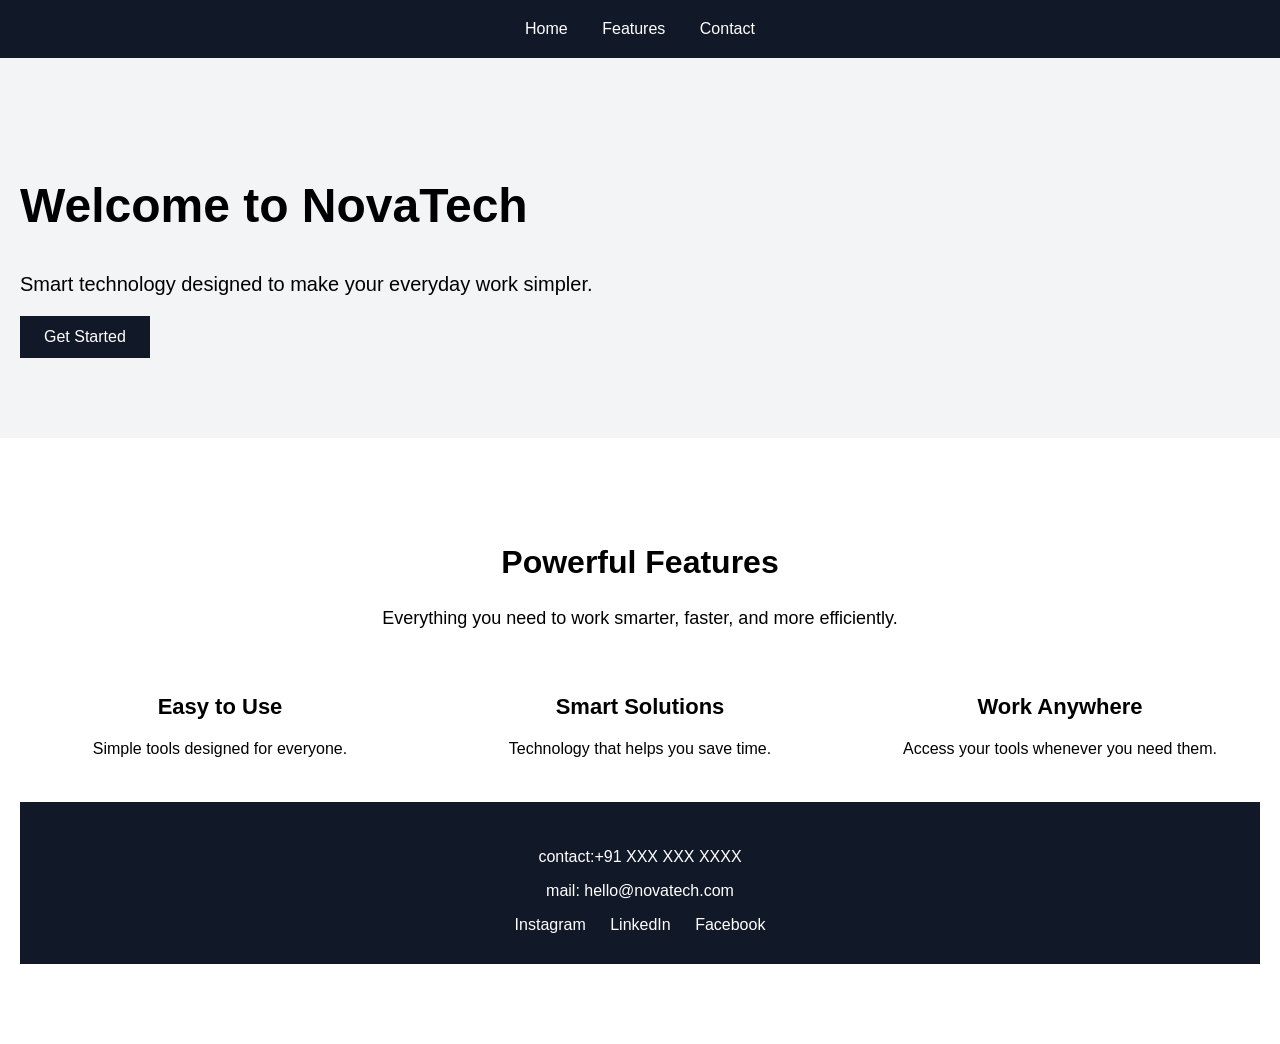
<file: WebDev-L1-LandingPage/index.html>
<!DOCTYPE html>
<html lang="en">
<head>
    <meta charset="UTF-8">
    <meta name="viewport" content="width=device-width, initial-scale=1.0">

    <title>NovaTech</title>

    <link rel="stylesheet" href="style.css">
</head>

<body>
    <nav>
    <a href="#hero">Home</a>
    <a href="#features">Features</a>
    <a href="#contact">Contact</a>
    </nav>
    
    <section id="hero">
    <h1>Welcome to NovaTech</h1>
    <p>Smart technology designed to make your everyday work simpler.</p>
    <button>Get Started</button>
    </section>
 
<section id="features">
    <h2>Powerful Features</h2>
    <p>Everything you need to work smarter, faster, and more efficiently.</p>
    <div class="feature-container">

    <div class="feature">
        <h3>Easy to Use</h3>
        <p>Simple tools designed for everyone.</p>
    </div>

    <div class="feature">
        <h3>Smart Solutions</h3>
        <p>Technology that helps you save time.</p>
    </div>

    <div class="feature">
        <h3>Work Anywhere</h3>
        <p>Access your tools whenever you need them.</p>
    </div>

</div>   

<footer id="contact">
    <p>contact:+91 XXX XXX XXXX</p>
    <p>mail: hello@novatech.com</p>
    <div class="social-links">
        <a href="#">Instagram</a>
        <a href="#">LinkedIn</a>
        <a href="#">Facebook</a>
    </div>
</footer>

</body>
</html>
</file>
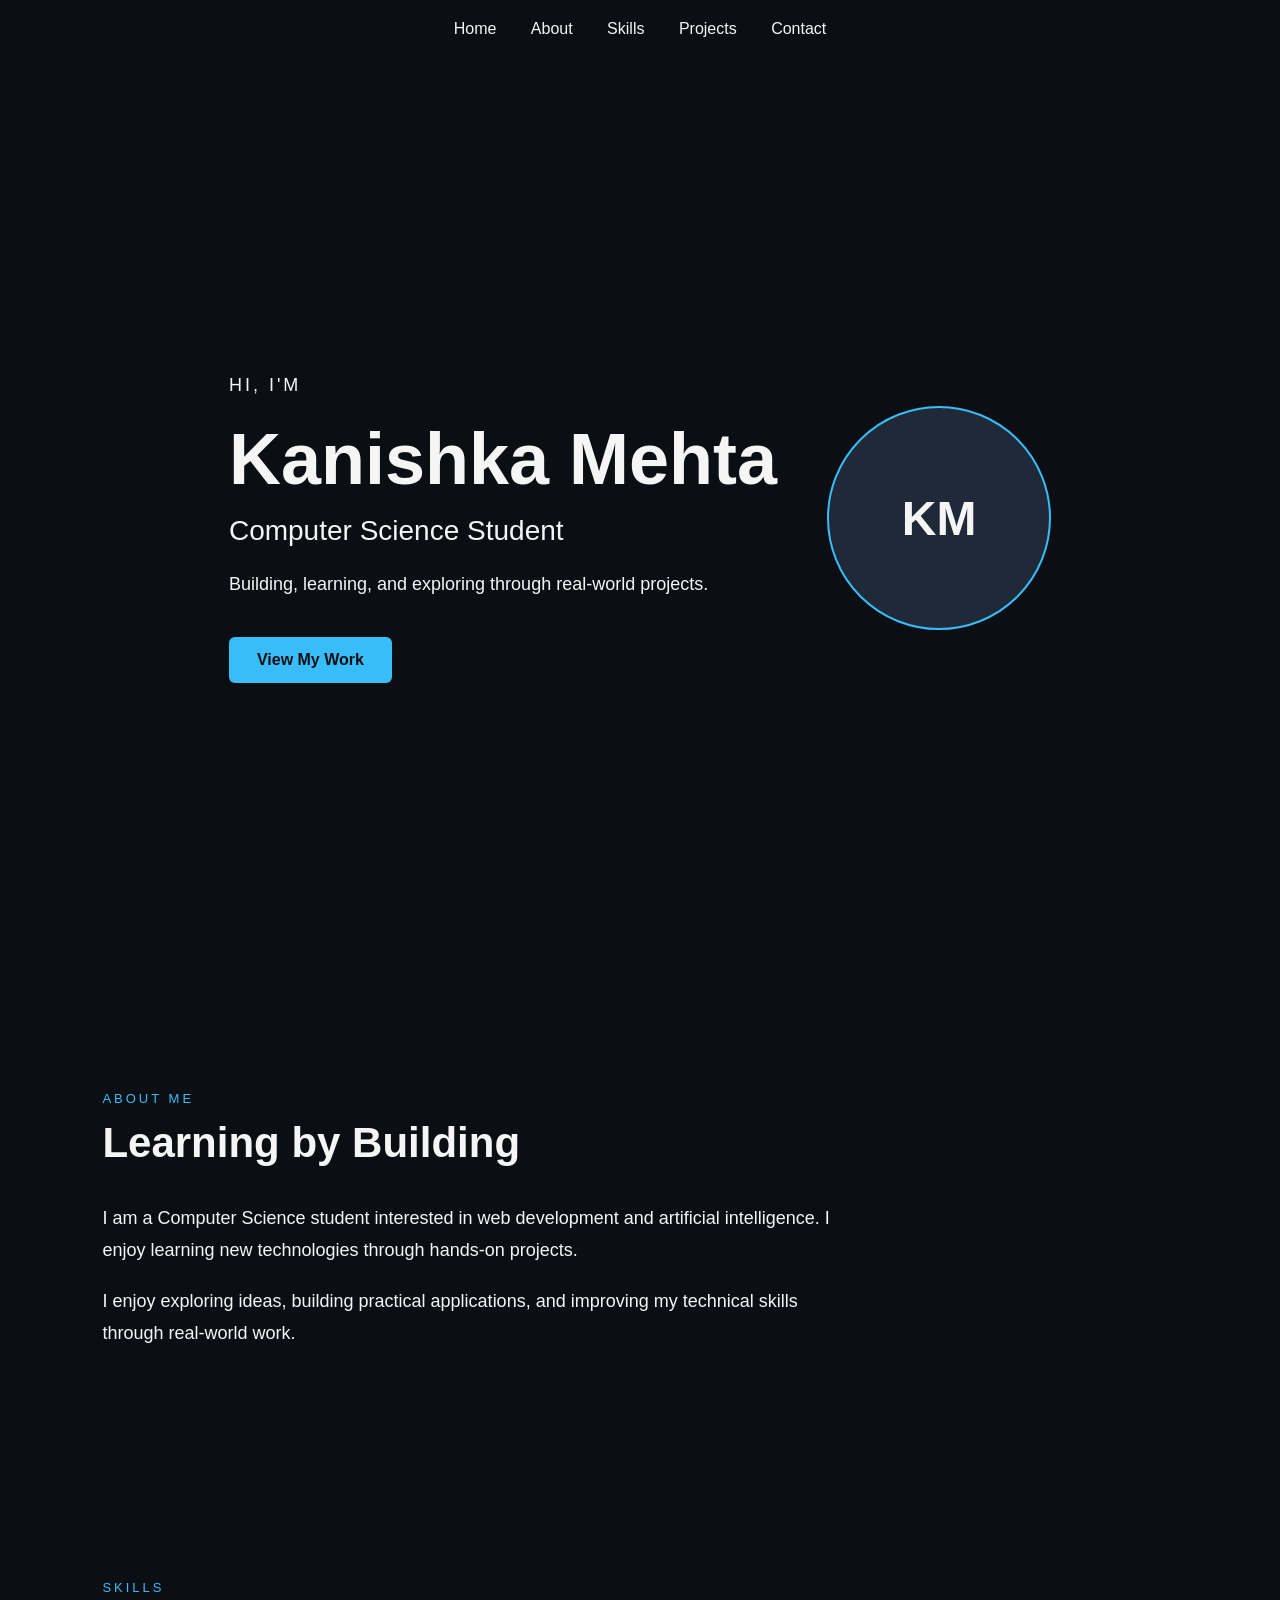
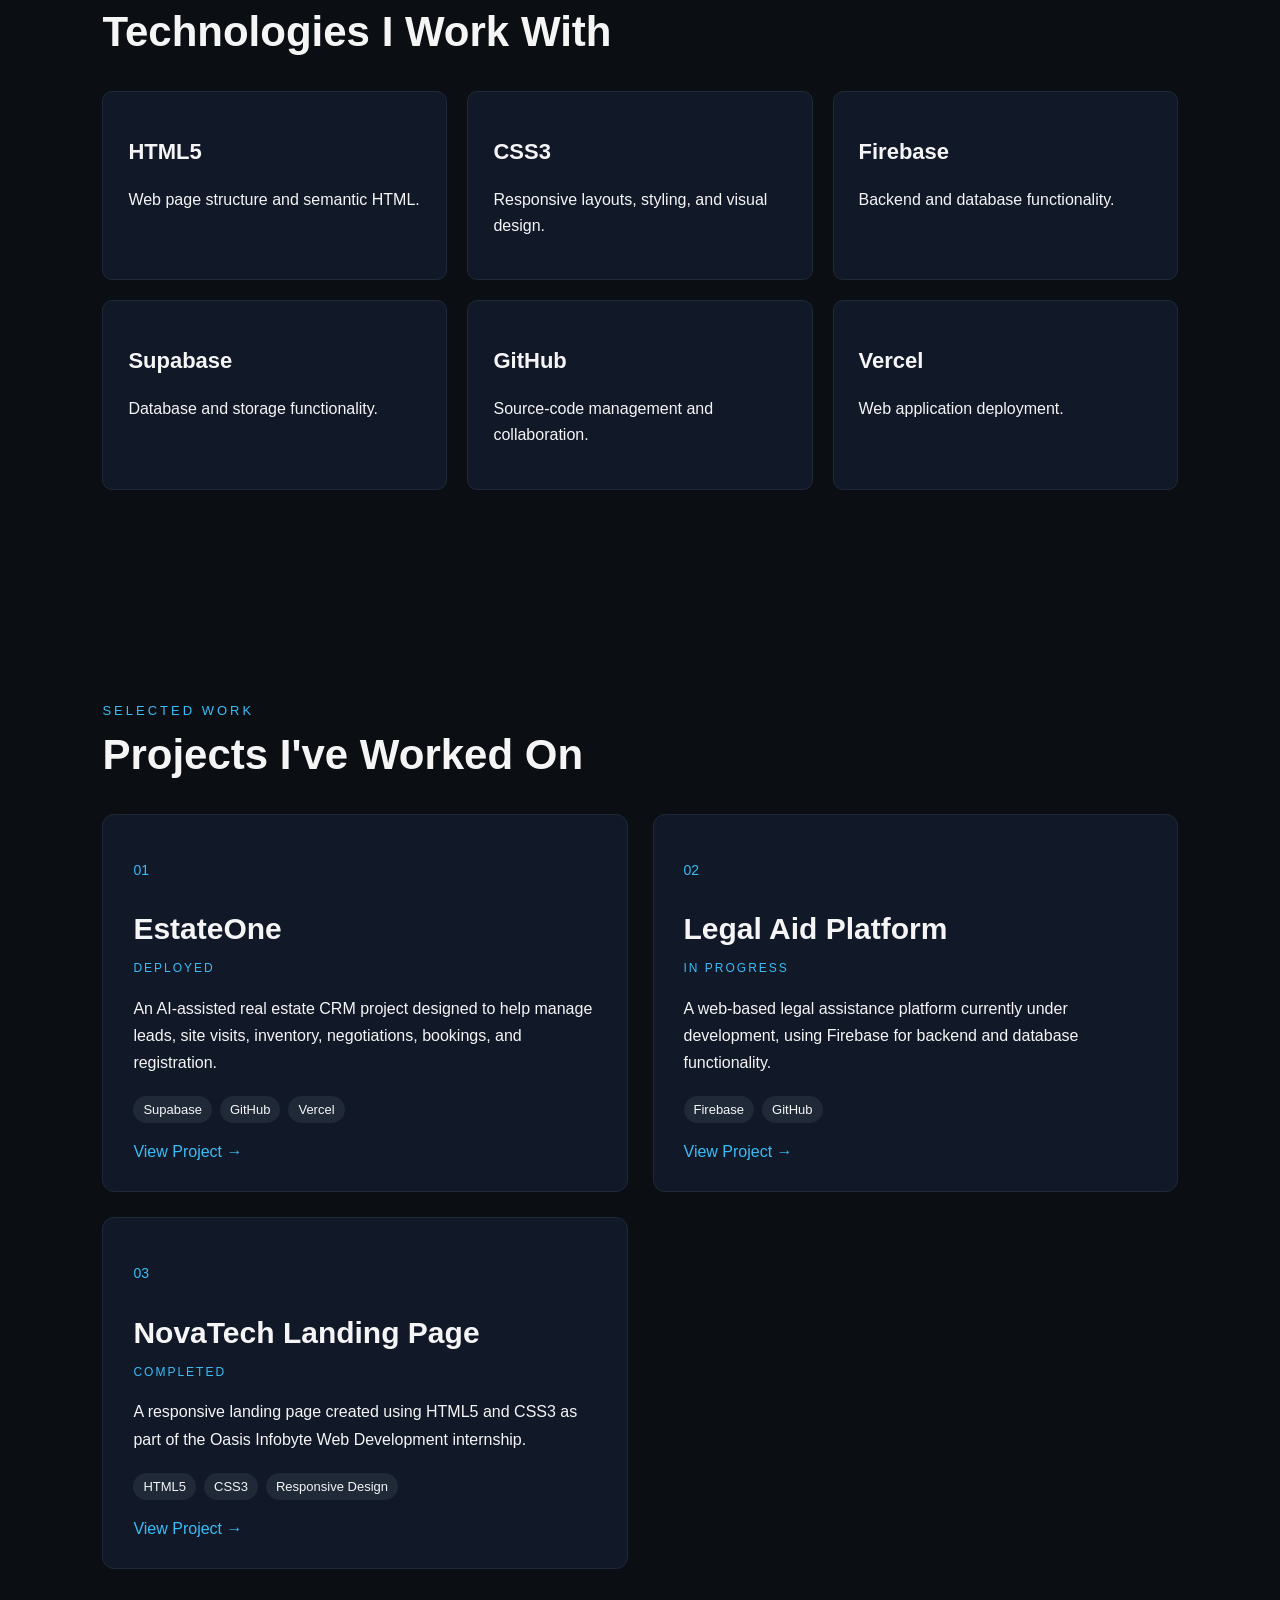
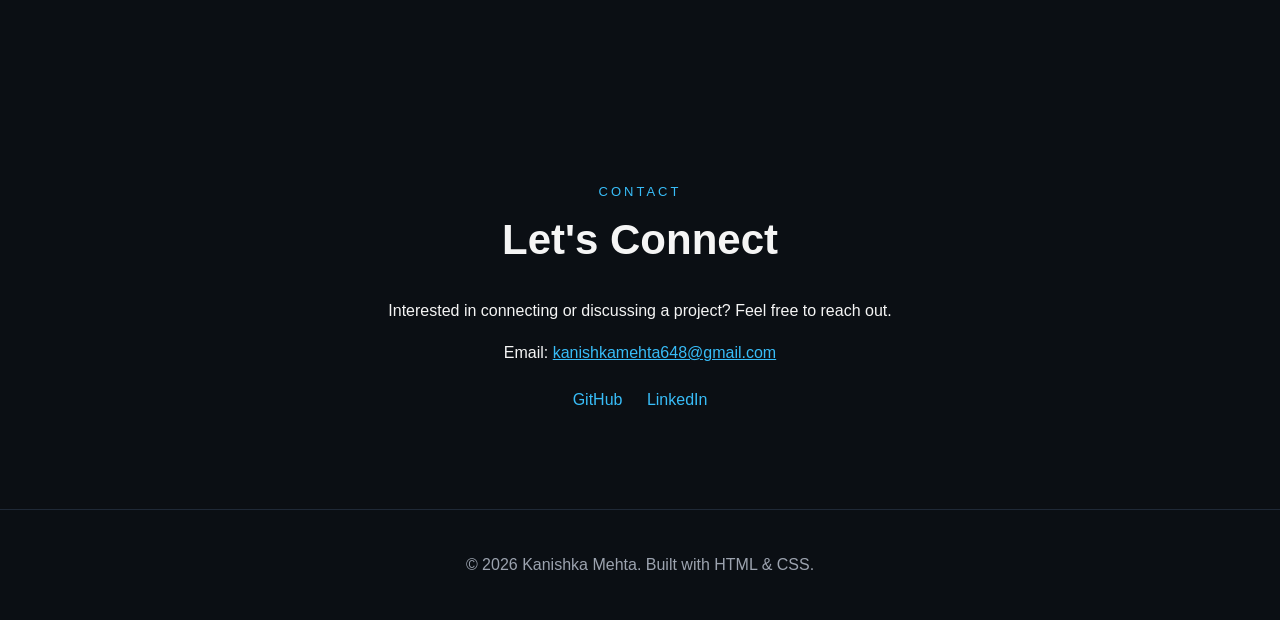
<file: WebDev-L1-Portfolio/index.html>
<!DOCTYPE html>
<html lang="en">

<head>
    <meta charset="UTF-8">
    <meta name="viewport" content="width=device-width, initial-scale=1.0">

    <title>Kanishka Mehta | Portfolio</title>

    <link rel="stylesheet" href="style.css">
</head>

<body>

    <!-- Navigation -->
    <nav>
        <a href="#home">Home</a>
        <a href="#about">About</a>
        <a href="#skills">Skills</a>
        <a href="#projects">Projects</a>
        <a href="#contact">Contact</a>
    </nav>


    <!-- Hero Section -->
    <section id="home" class="hero">

        <div class="hero-content">

            <p class="intro">HI, I'M</p>

            <h1>Kanishka Mehta</h1>

            <h2>Computer Science Student</h2>

            <p>
                Building, learning, and exploring through
                real-world projects.
            </p>

            <a href="#projects" class="button">
                View My Work
            </a>

        </div>


        <!-- Profile / Avatar -->
        <div class="profile-image">

            <div class="avatar">
                KM
            </div>

        </div>

    </section>


    <!-- About Section -->
    <section id="about">

        <p class="section-label">ABOUT ME</p>

        <h2>Learning by Building</h2>

        <p>
            I am a Computer Science student interested in web
            development and artificial intelligence. I enjoy learning new 
            technologies through hands-on projects.
        </p>

        <p>
            I enjoy exploring ideas, building practical
            applications, and improving my technical skills
            through real-world work.
        </p>

    </section>


    <!-- Skills Section -->
    <section id="skills">

        <p class="section-label">SKILLS</p>

        <h2>Technologies I Work With</h2>

        <div class="skills-container">

            <div class="skill">
                <h3>HTML5</h3>
                <p>
                    Web page structure and semantic HTML.
                </p>
            </div>


            <div class="skill">
                <h3>CSS3</h3>
                <p>
                    Responsive layouts, styling, and visual design.
                </p>
            </div>


           


            <div class="skill">
                <h3>Firebase</h3>
                <p>
                    Backend and database functionality.
                </p>
            </div>


            <div class="skill">
                <h3>Supabase</h3>
                <p>
                    Database and storage functionality.
                </p>
            </div>


            <div class="skill">
                <h3>GitHub</h3>
                <p>
                    Source-code management and collaboration.
                </p>
            </div>


            <div class="skill">
                <h3>Vercel</h3>
                <p>
                    Web application deployment.
                </p>
            </div>

        </div>

    </section>


    <!-- Projects Section -->
    <section id="projects">

        <p class="section-label">SELECTED WORK</p>

        <h2>Projects I've Worked On</h2>


        <div class="projects-container">


            <!-- Project 1 -->
            <div class="project-card">

                <p class="project-number">01</p>

                <h3>EstateOne</h3>

                <p class="project-status">
                    DEPLOYED
                </p>

                <p>
                    An AI-assisted real estate CRM project designed
                    to help manage leads, site visits, inventory,
                    negotiations, bookings, and registration.
                </p>

                <div class="project-tech">

                    <span>Supabase</span>
                    <span>GitHub</span>
                    <span>Vercel</span>

                </div>

                <a href="https://estate-proflow.vercel.app/" class="project-link">
                    View Project →
                </a>

            </div>


            <!-- Project 2 -->
            <div class="project-card">

                <p class="project-number">02</p>

                <h3>Legal Aid Platform</h3>

                <p class="project-status">
                    IN PROGRESS
                </p>

                <p>
                    A web-based legal assistance platform currently
                    under development, using Firebase for backend
                    and database functionality.
                </p>

                <div class="project-tech">

                    <span>Firebase</span>
                    <span>GitHub</span>

                </div>

                <a href="#" class="project-link">
                    View Project →
                </a>

            </div>


            <!-- Project 3 -->
            <div class="project-card">

                <p class="project-number">03</p>

                <h3>NovaTech Landing Page</h3>

                <p class="project-status">
                    COMPLETED
                </p>

                <p>
                    A responsive landing page created using HTML5
                    and CSS3 as part of the Oasis Infobyte
                    Web Development internship.
                </p>

                <div class="project-tech">

                    <span>HTML5</span>
                    <span>CSS3</span>
                    <span>Responsive Design</span>

                </div>

                <a href="#" class="project-link">
                    View Project →
                </a>

            </div>

        </div>

    </section>


    <!-- Contact Section -->
    <section id="contact">

        <p class="section-label">CONTACT</p>

        <h2>Let's Connect</h2>

        <p>
            Interested in connecting or discussing a project?
            Feel free to reach out.
        </p>

        <p>
            Email:
            <a href="mailto:kanishkamehta648@gmail.com">
                kanishkamehta648@gmail.com
            </a>
        </p>


        <div class="contact-links">

            <a href="https://github.com/kanishkamehta648-cmd" target="_blank">
                GitHub
            </a>

            <a href="https://www.linkedin.com/in/kanishka-mehta-348961314/" target="_blank">
                LinkedIn
            </a>

        </div>

    </section>


    <!-- Footer -->
    <footer>

        <p>
            © 2026 Kanishka Mehta. Built with HTML & CSS.
        </p>

    </footer>

</body>

</html>
</file>
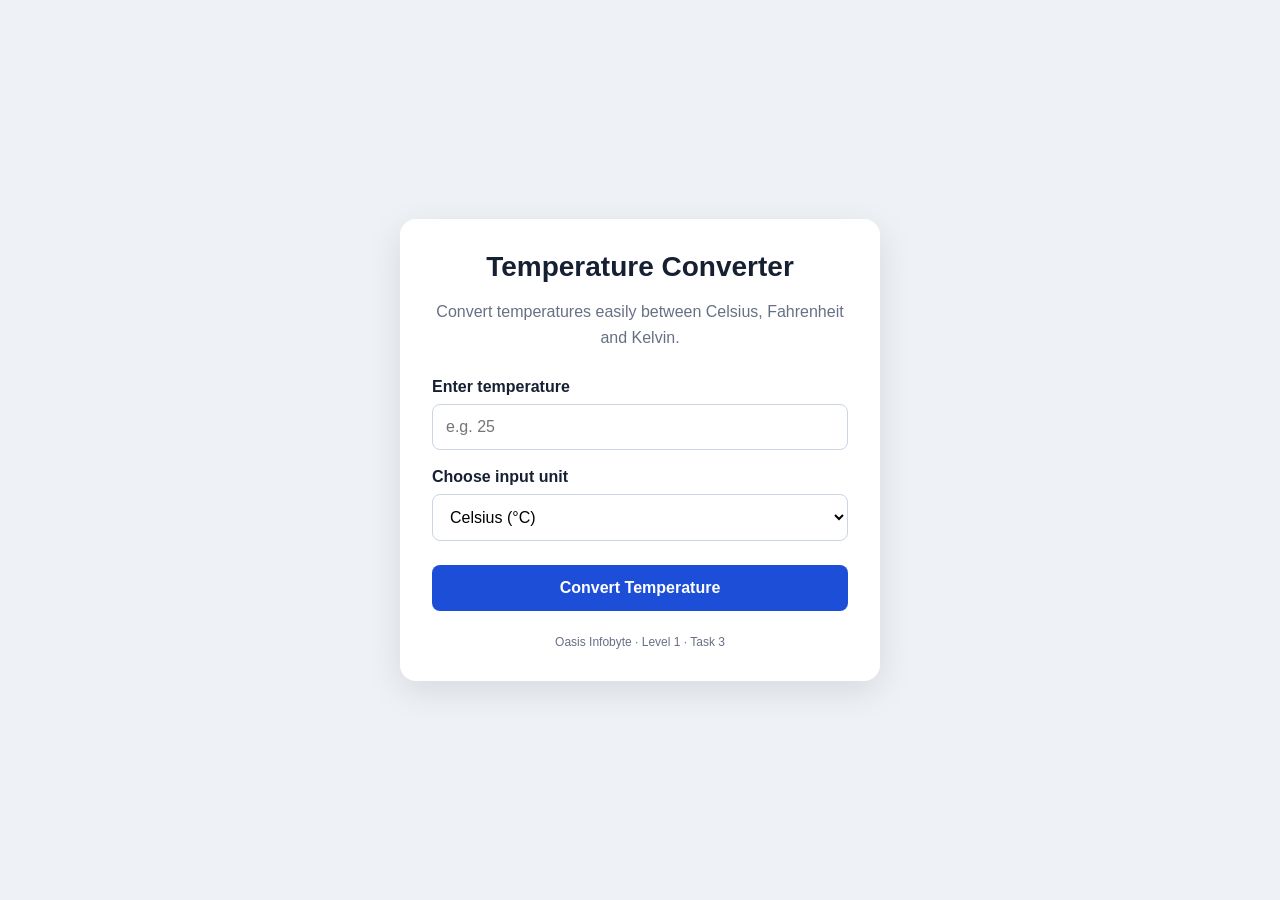
<file: WebDev-L1-TemperatureConverter/index.html>
<!DOCTYPE html>
<html lang="en">
<head>
    <meta charset="UTF-8">
    <meta name="viewport" content="width=device-width, initial-scale=1.0">

    <title>Temperature Converter</title>

    <link rel="stylesheet" href="style.css">
    <script src="script.js" defer></script>
</head>

<body>
    <main class="converter-card">
        <h1>Temperature Converter</h1>
        <p class="subtitle">
            Convert temperatures easily between Celsius, Fahrenheit and Kelvin.
        </p>

        <label for="temperature">Enter temperature</label>
        <input
            type="number"
            id="temperature"
            placeholder="e.g. 25"
            step="any"
        >

        <label for="unit">Choose input unit</label>
        <select id="unit">
            <option value="C">Celsius (°C)</option>
            <option value="F">Fahrenheit (°F)</option>
            <option value="K">Kelvin (K)</option>
        </select>

        <button id="convertBtn" type="button">Convert Temperature</button>

        <p id="error" class="error" role="alert" aria-live="polite"></p>

        <section id="results" class="results" aria-live="polite" hidden>
            <h2>Conversion Results</h2>

            <div class="result-row">
                <span>Celsius</span>
                <strong id="celsiusResult">—</strong>
            </div>

            <div class="result-row">
                <span>Fahrenheit</span>
                <strong id="fahrenheitResult">—</strong>
            </div>

            <div class="result-row">
                <span>Kelvin</span>
                <strong id="kelvinResult">—</strong>
            </div>
        </section>

        <footer>Oasis Infobyte · Level 1 · Task 3</footer>
    </main>
</body>
</html>
</file>
<file: WebDev-L1-LandingPage/style.css>
html {
    scroll-behavior: smooth;
}
body {
  margin:0;
  font-family :  Arial, sans-serif;
 }

nav {
    background-color: #111827;
    padding: 20px;
    text-align: center;
}

nav a {
    color: white;
    text-decoration: none;
    margin: 0 15px;
    position: sticky;
    top: 0;
}
section {
    padding: 80px 20px;
}
#hero {
   text-align: "center";
   background-color: #f3f4f6;
}
#hero h1 {
    font-size: 48px;
}
#hero p {
    font-size: 20px;
}
#hero button {
    background-color: #111827;
    color: white;
    border: none;
    padding: 12px 24px;
    font-size: 16px;
    cursor: pointer;
}
.feature-container {
    display: grid;
    grid-template-columns: repeat(3, 1fr);
    gap: 20px;
}
.feature {
    background-color: white;
    padding: 25px;
    border-radius: 10px;
    text-align: center;
}
#features {
    text-align: center;
}

#features h2 {
    font-size: 32px;
}

#features > p {
    font-size: 18px;
}
footer {
    background-color: #111827;
    color: white;
    text-align: center;
    padding: 30px 20px;
}

.social-links {
    margin-top: 15px;
}

.social-links a {
    color: white;
    text-decoration: none;
    margin: 0 10px;
}
@media (max-width: 768px) {
    .feature-container {
        grid-template-columns: 1fr;
    }

    #hero h1 {
        font-size: 36px;
    }

    nav a {
        display: inline-block;
        margin: 5px 8px;
    }
}
.feature h3 {
    font-size: 22px;
    margin-bottom: 10px;
}

.feature p {
    font-size: 16px;
    line-height: 1.6;
}
</file>
<file: WebDev-L1-Portfolio/style.css>
/* Smooth scrolling */
html {
    scroll-behavior: smooth;
}


/* General page styling */
body {
    margin: 0;
    font-family: Arial, sans-serif;
    background-color: #0b0f14;
    color: #f5f5f5;
}


/* Navigation */
nav {
    position: sticky;
    top: 0;
    z-index: 1000;

    background-color: #0b0f14;

    padding: 20px;

    text-align: center;
}


nav a {
    color: #f5f5f5;

    text-decoration: none;

    margin: 0 15px;
}


/* General section styling */
section {
    padding: 100px 8%;
}


/* Hero Section */
.hero {
    min-height: 80vh;

    display: flex;

    align-items: center;

    justify-content: center;

    gap: 50px;
}


.hero-content {
    max-width: 650px;
}


/* Small introduction text */
.intro {
    font-size: 14px;

    letter-spacing: 3px;
}


/* Main name */
.hero h1 {
    font-size: 72px;

    margin: 15px 0;
}


/* Role */
.hero h2 {
    font-size: 28px;

    font-weight: normal;
}


/* Hero description */
.hero-content > p {
    font-size: 18px;

    line-height: 1.6;
}


/* Avatar */
.profile-image {
    display: flex;

    justify-content: center;

    align-items: center;
}


.avatar {
    width: 220px;
    height: 220px;

    border-radius: 50%;

    display: flex;

    align-items: center;

    justify-content: center;

    background-color: #1f2937;

    border: 2px solid #38bdf8;

    font-size: 48px;

    font-weight: bold;
}


/* Hero button */
.button {
    display: inline-block;

    margin-top: 20px;

    padding: 14px 28px;

    background-color: #38bdf8;

    color: #0b0f14;

    text-decoration: none;

    border-radius: 6px;

    font-weight: bold;
}


/* Section labels */
.section-label {
    font-size: 13px;

    letter-spacing: 3px;

    color: #38bdf8;
}


/* Section headings */
section h2 {
    font-size: 42px;

    margin-top: 10px;
}


/* About section */
#about p:not(.section-label) {
    max-width: 750px;

    line-height: 1.8;

    font-size: 18px;
}


/* Skills grid */
.skills-container {
    display: grid;

    grid-template-columns: repeat(3, 1fr);

    gap: 20px;
}


/* Individual skill card */
.skill {
    padding: 25px;

    background-color: #111827;

    border: 1px solid #1f2937;

    border-radius: 10px;
}


.skill h3 {
    font-size: 22px;
}


.skill p {
    line-height: 1.6;
}


/* Projects grid */
.projects-container {
    display: grid;

    grid-template-columns: repeat(2, 1fr);

    gap: 25px;
}


/* Individual project card */
.project-card {
    padding: 30px;

    background-color: #111827;

    border: 1px solid #1f2937;

    border-radius: 12px;
}


/* Project number */
.project-number {
    color: #38bdf8;

    font-size: 14px;
}


/* Project title */
.project-card h3 {
    font-size: 30px;

    margin-bottom: 5px;
}


/* Project status */
.project-status {
    font-size: 12px;

    letter-spacing: 2px;

    color: #38bdf8;
}


/* Project description */
.project-card > p {
    line-height: 1.7;
}


/* Technology tags */
.project-tech {
    display: flex;

    flex-wrap: wrap;

    gap: 8px;

    margin: 20px 0;
}


.project-tech span {
    padding: 6px 10px;

    background-color: #1f2937;

    border-radius: 20px;

    font-size: 13px;
}


/* Project link */
.project-link {
    color: #38bdf8;

    text-decoration: none;
}


/* Contact section */
#contact {
    text-align: center;
}


#contact > p {
    line-height: 1.6;
}


#contact a {
    color: #38bdf8;
}


/* Contact links */
.contact-links {
    margin-top: 25px;
}


.contact-links a {
    margin: 0 10px;

    text-decoration: none;
}


/* Footer */
footer {
    padding: 30px 20px;

    text-align: center;

    border-top: 1px solid #1f2937;

    color: #9ca3af;
}


/* Mobile responsive design */
@media (max-width: 768px) {

    /* Navigation */
    nav a {
        display: inline-block;

        margin: 5px 8px;
    }


    /* Sections */
    section {
        padding: 70px 20px;
    }


    /* Hero */
    .hero {
        flex-direction: column;

        text-align: center;
    }


    /* Hero name */
    .hero h1 {
        font-size: 48px;
    }


    /* Hero role */
    .hero h2 {
        font-size: 22px;
    }


    /* Avatar */
    .avatar {
        width: 170px;
        height: 170px;

        font-size: 38px;
    }


    /* Skills */
    .skills-container {
        grid-template-columns: 1fr;
    }


    /* Projects */
    .projects-container {
        grid-template-columns: 1fr;
    }


    /* Section headings */
    section h2 {
        font-size: 34px;
    }

}
</file>
<file: WebDev-L1-TemperatureConverter/style.css>
* {
    box-sizing: border-box;
}

body {
    margin: 0;
    min-height: 100vh;
    padding: 24px;
    display: flex;
    justify-content: center;
    align-items: center;
    background: #eef2f7;
    font-family: Arial, sans-serif;
    color: #172033;
}

.converter-card {
    width: 100%;
    max-width: 480px;
    padding: 32px;
    background: white;
    border-radius: 16px;
    box-shadow: 0 10px 35px rgba(0, 0, 0, 0.10);
}

h1 {
    margin-top: 0;
    margin-bottom: 12px;
    text-align: center;
    font-size: 28px;
}

.subtitle {
    margin-bottom: 28px;
    color: #667085;
    text-align: center;
    line-height: 1.6;
}

label {
    display: block;
    margin: 18px 0 8px;
    font-weight: bold;
}

input,
select {
    width: 100%;
    padding: 13px;
    border: 1px solid #cbd5e1;
    border-radius: 8px;
    font-size: 16px;
    background: white;
}

input:focus,
select:focus {
    outline: 2px solid #2563eb;
    outline-offset: 2px;
}

button {
    width: 100%;
    margin-top: 24px;
    padding: 14px;
    border: none;
    border-radius: 8px;
    background: #1d4ed8;
    color: white;
    font-size: 16px;
    font-weight: bold;
    cursor: pointer;
}

button:hover {
    background: #1e40af;
}

.error {
    color: #b91c1c;
    font-size: 14px;
    line-height: 1.5;
}

.results {
    margin-top: 24px;
    padding: 18px;
    border-radius: 10px;
    background: #f1f5f9;
}

.results h2 {
    margin-top: 0;
    font-size: 20px;
}

.result-row {
    display: flex;
    justify-content: space-between;
    gap: 12px;
    padding: 12px 0;
    border-bottom: 1px solid #dbe2ea;
}

.result-row:last-child {
    border-bottom: none;
}

.result-row strong {
    text-align: right;
    overflow-wrap: anywhere;
}

footer {
    margin-top: 24px;
    color: #667085;
    font-size: 12px;
    text-align: center;
}

@media (max-width: 480px) {
    body {
        padding: 14px;
    }

    .converter-card {
        padding: 22px;
    }

    h1 {
        font-size: 24px;
    }
}
</file>
